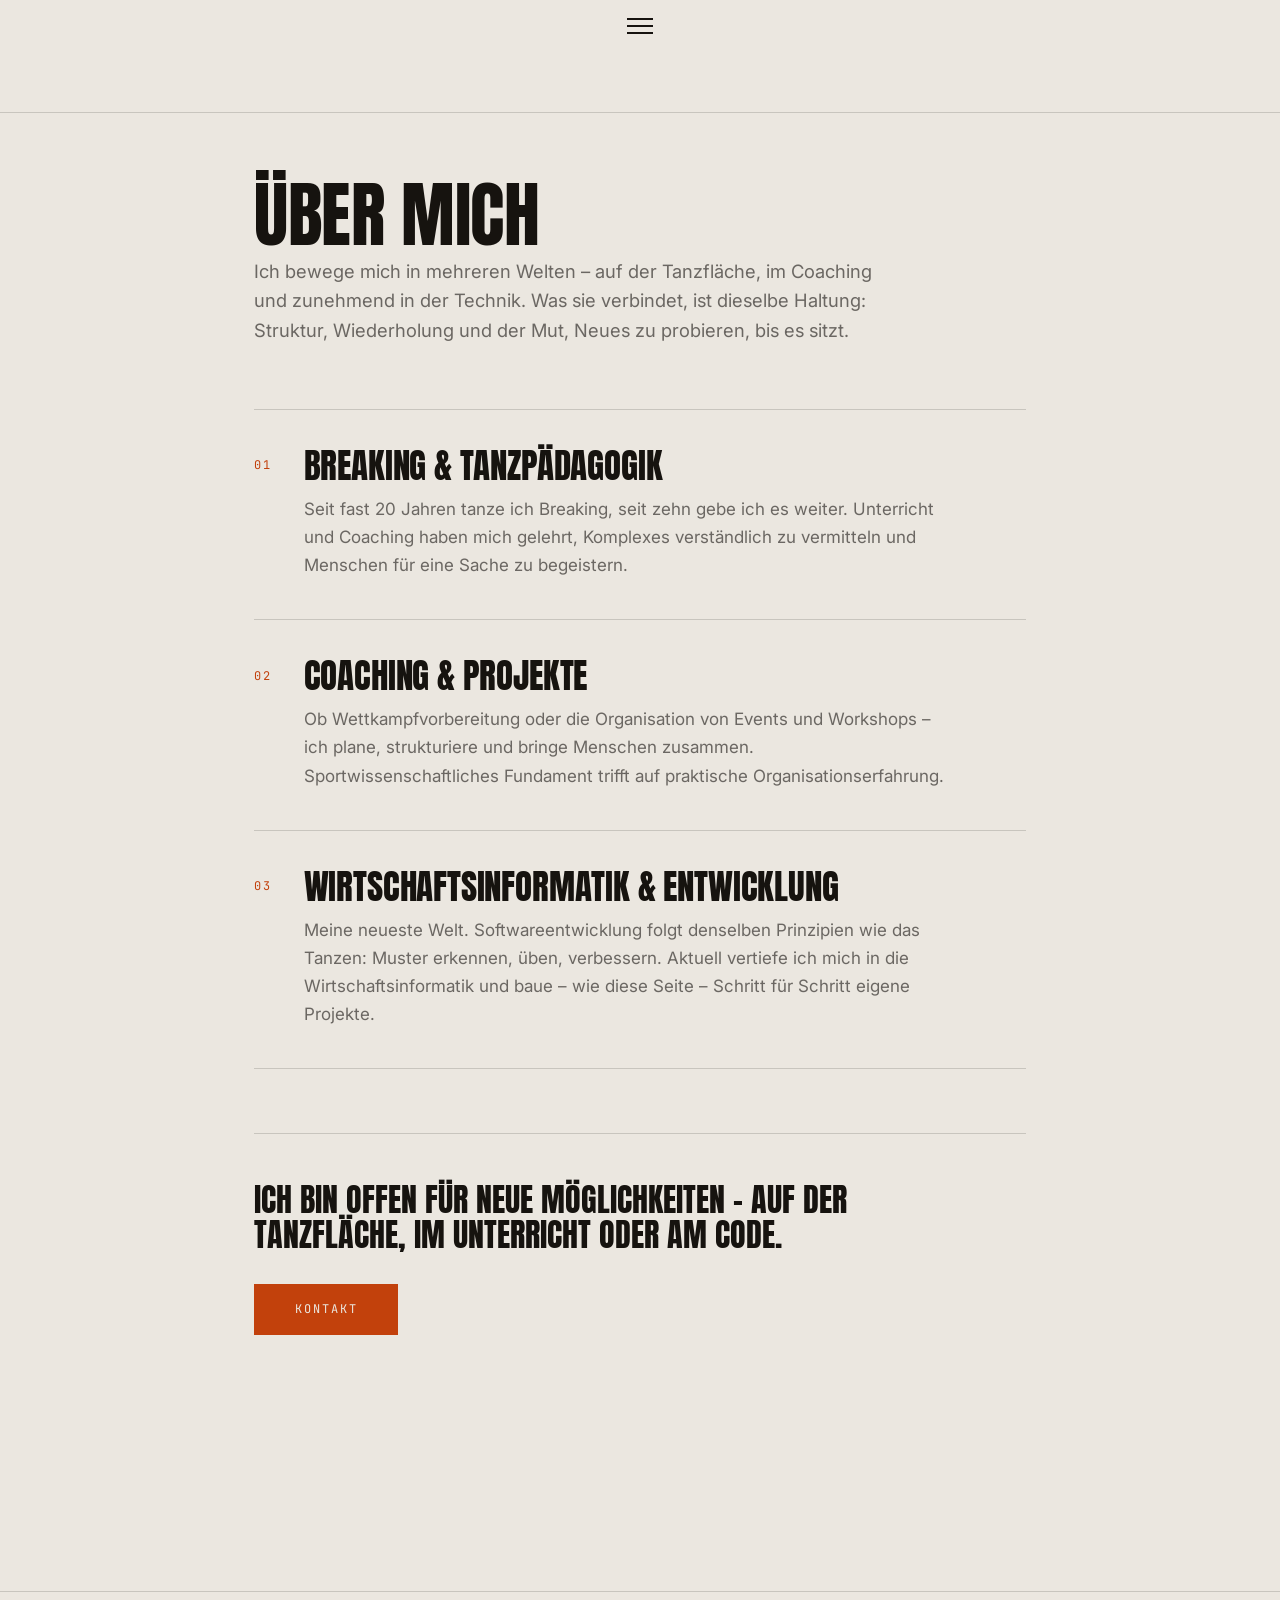
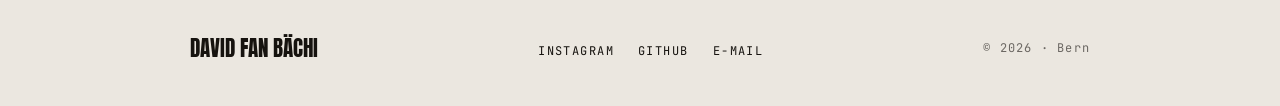
<file: about.html>
<!DOCTYPE html>
<html lang="de">
<head>
    <meta charset="UTF-8">
    <meta name="viewport" content="width=device-width, initial-scale=1.0">
    <link href="./resources/css/index.css" type="text/css" rel="stylesheet">
    <link rel="preconnect" href="https://fonts.googleapis.com">
    <link rel="preconnect" href="https://fonts.gstatic.com" crossorigin>
   <link href="https://fonts.googleapis.com/css2?family=Anton&family=Inter:wght@400;500;600;700&family=JetBrains+Mono:wght@400;500;700&display=swap" rel="stylesheet">
    <title>Meine Vision und Ziele</title>
</head>
<body> 
   <div class="about">
    <h1>Über mich</h1>
    <p class="about-intro">Ich bewege mich in mehreren Welten – auf der Tanzfläche, im Coaching und zunehmend in der Technik. Was sie verbindet, ist dieselbe Haltung: Struktur, Wiederholung und der Mut, Neues zu probieren, bis es sitzt.</p>

    <div class="fields">
        <article class="field">
            <span class="field-number">01</span>
            <div class="field-body">
                <h2>Breaking & Tanzpädagogik</h2>
                <p>Seit fast 20 Jahren tanze ich Breaking, seit zehn gebe ich es weiter. Unterricht und Coaching haben mich gelehrt, Komplexes verständlich zu vermitteln und Menschen für eine Sache zu begeistern.</p>
            </div>
        </article>

        <article class="field">
            <span class="field-number">02</span>
            <div class="field-body">
                <h2>Coaching & Projekte</h2>
                <p>Ob Wettkampfvorbereitung oder die Organisation von Events und Workshops – ich plane, strukturiere und bringe Menschen zusammen. Sportwissenschaftliches Fundament trifft auf praktische Organisationserfahrung.</p>
            </div>
        </article>

        <article class="field">
            <span class="field-number">03</span>
            <div class="field-body">
                <h2>Wirtschaftsinformatik & Entwicklung</h2>
                <p>Meine neueste Welt. Softwareentwicklung folgt denselben Prinzipien wie das Tanzen: Muster erkennen, üben, verbessern. Aktuell vertiefe ich mich in die Wirtschaftsinformatik und baue – wie diese Seite – Schritt für Schritt eigene Projekte.</p>
            </div>
        </article>
    </div>

    <div class="about-cta">
        <p>Ich bin offen für neue Möglichkeiten – auf der Tanzfläche, im Unterricht oder am Code.</p>
        <a href="contact.html" class="cta-button">Kontakt</a>
    </div>
</div>
    <script src="resources/js/layout.js"></script>  
    <script src="resources/js/nav.js"></script>
</body>
</html>
</file>
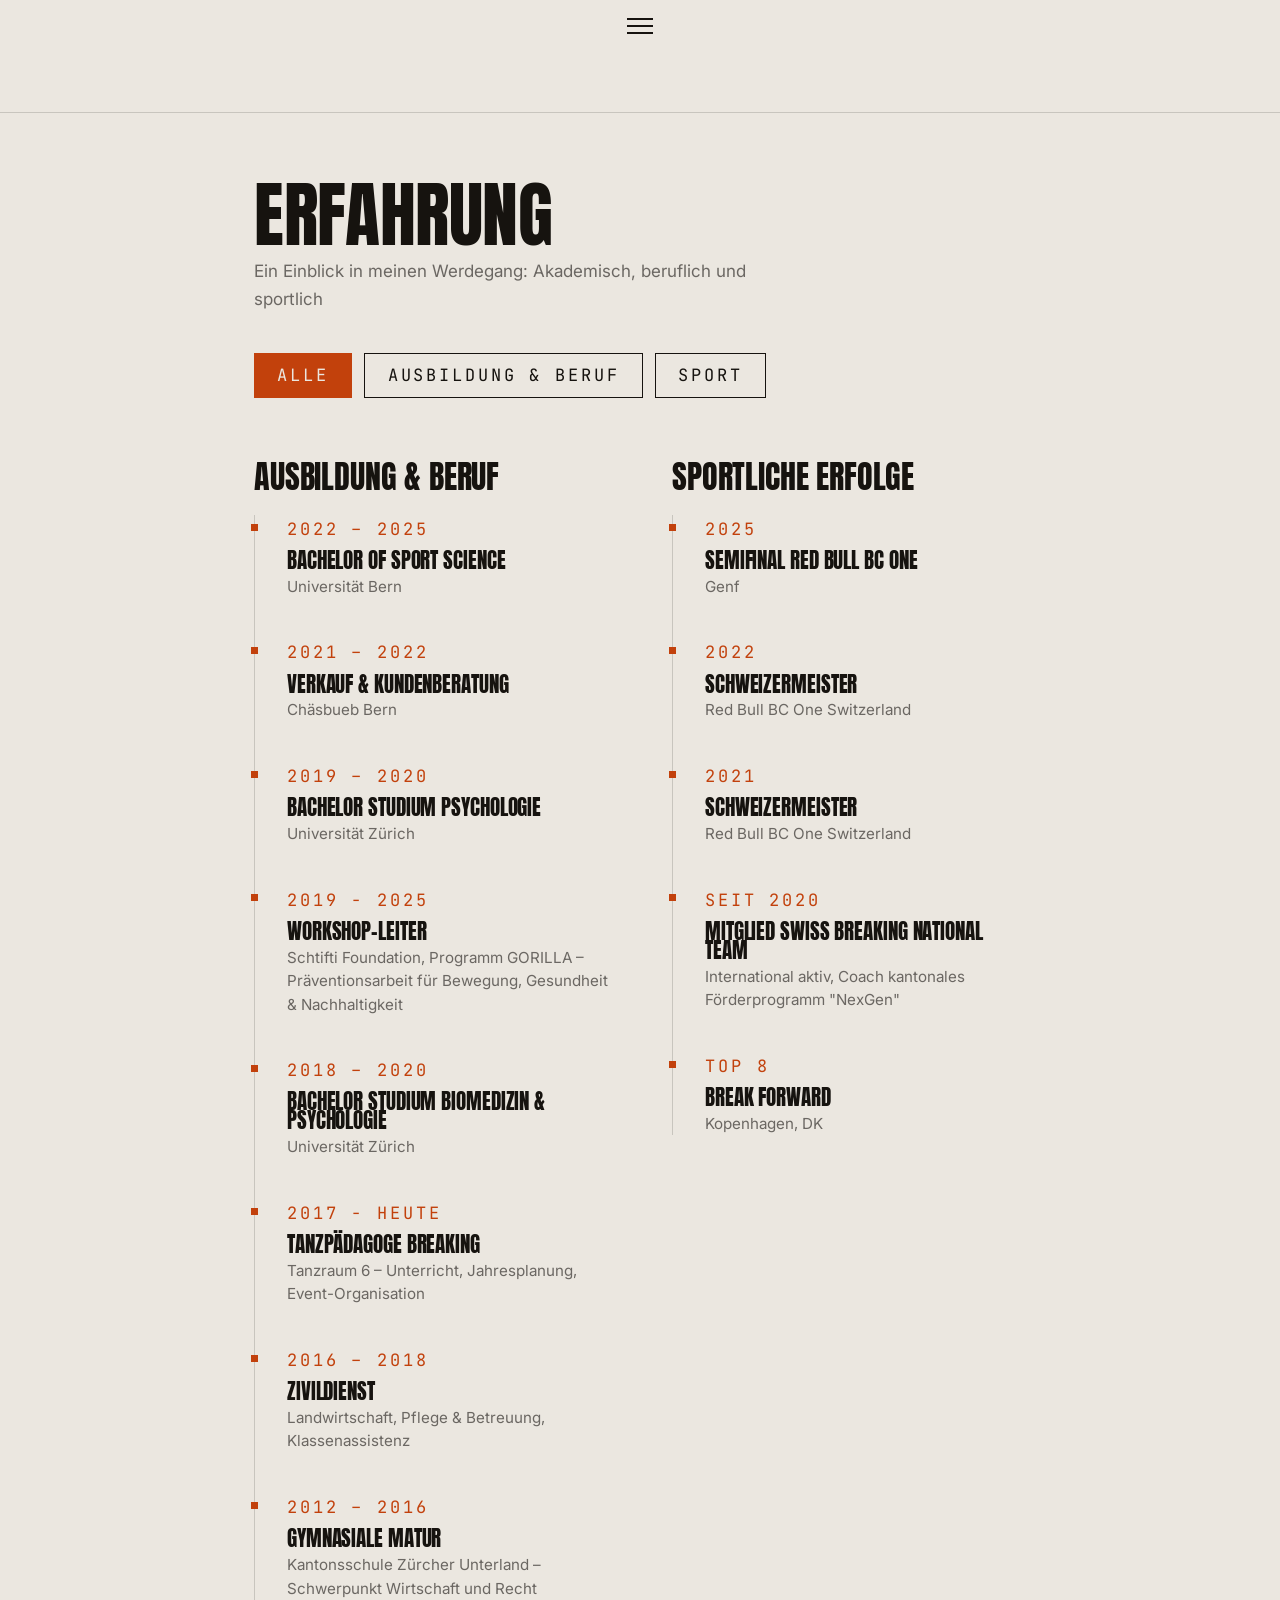
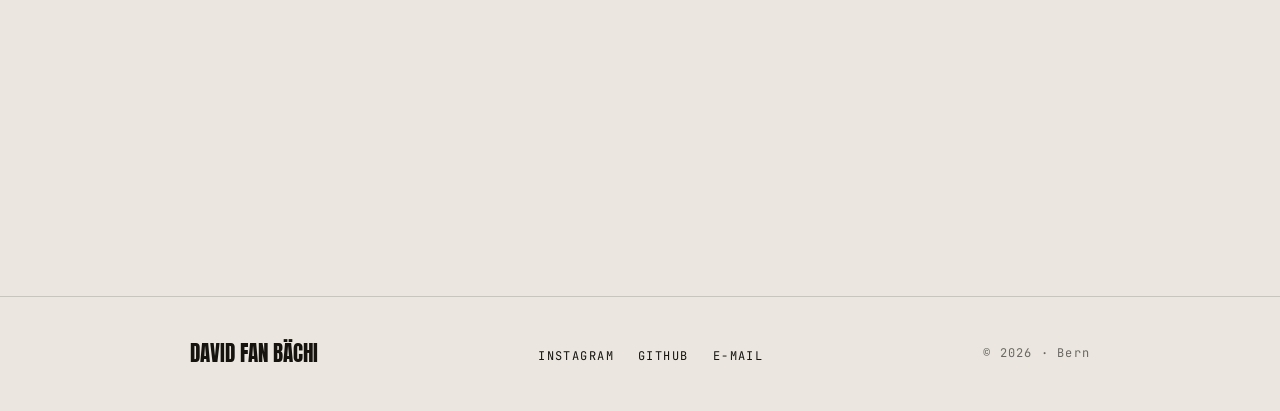
<file: experience.html>
<!DOCTYPE html>
<html lang="de">
<head>
    <meta charset="UTF-8">
    <meta name="viewport" content="width=device-width, initial-scale=1.0">
    <link href="./resources/css/index.css" type="text/css" rel="stylesheet">
    <link rel="preconnect" href="https://fonts.googleapis.com">
    <link rel="preconnect" href="https://fonts.gstatic.com" crossorigin>
    <link href="https://fonts.googleapis.com/css2?family=Anton&family=Inter:wght@400;500;600;700&family=JetBrains+Mono:wght@400;500;700&display=swap" rel="stylesheet">
    <title>Erfahrung</title>
</head>
<body>
    <div class="experience">
        <h1>Erfahrung</h1>
        <p>Ein Einblick in meinen Werdegang: Akademisch, beruflich und sportlich</p>

        <!--Filter Buttons-->
        <div class="timeline-filters">
            <button class="filter-btn active" data-filter="all">Alle</button>
            <button class="filter-btn" data-filter="career">Ausbildung & Beruf</button>
            <button class="filter-btn" data-filter="sport">Sport</button>
        </div>

        <div class="timeline-groups-wrapper">

        <!--Ausbildung & Beruf Timeline -->
        <div class="timeline-group" data-category="career">
        <h2>Ausbildung & Beruf</h2>
        <div class="timeline">
            <div class="timeline-item">
                <div class="timeline-dot"></div>
                <div class="timeline-content">
                    <span class="timeline-year">2022 – 2025</span>
                    <h3>Bachelor of Sport Science</h3>
                    <p>Universität Bern</p>
                </div>
            </div>
            <div class="timeline-item">
                <div class="timeline-dot"></div>
                <div class="timeline-content">
                    <span class="timeline-year">2021 – 2022</span>
                    <h3>Verkauf & Kundenberatung</h3>
                    <p>Chäsbueb Bern</p>
                </div>
            </div>
            <div class="timeline-item">
                <div class="timeline-dot"></div>
                <div class="timeline-content">
                    <span class="timeline-year">2019 – 2020</span>
                    <h3>Bachelor Studium Psychologie</h3>
                    <p>Universität Zürich</p>
                </div>
            </div>
            <div class="timeline-item">
                <div class="timeline-dot"></div>
                <div class="timeline-content">
                    <span class="timeline-year">2019 - 2025</span>
                    <h3>Workshop-Leiter</h3>
                    <p>Schtifti Foundation, Programm GORILLA – Präventionsarbeit für Bewegung, Gesundheit & Nachhaltigkeit</p>
                </div>
            </div>
            <div class="timeline-item">
                <div class="timeline-dot"></div>
                <div class="timeline-content">
                    <span class="timeline-year">2018 – 2020</span>
                    <h3>Bachelor Studium Biomedizin & Psychologie</h3>
                    <p>Universität Zürich</p>
                </div>
            </div>
            <div class="timeline-item">
                <div class="timeline-dot"></div>
                <div class="timeline-content">
                    <span class="timeline-year">2017 - heute</span>
                    <h3>Tanzpädagoge Breaking</h3>
                    <p>Tanzraum 6 – Unterricht, Jahresplanung, Event-Organisation</p>
                </div>
            </div>
            <div class="timeline-item">
                <div class="timeline-dot"></div>
                <div class="timeline-content">
                    <span class="timeline-year">2016 – 2018</span>
                    <h3>Zivildienst</h3>
                    <p>Landwirtschaft, Pflege & Betreuung, Klassenassistenz</p>
                </div>
            </div>
            <div class="timeline-item">
                <div class="timeline-dot"></div>
                <div class="timeline-content">
                    <span class="timeline-year">2012 – 2016</span>
                    <h3>Gymnasiale Matur</h3>
                    <p>Kantonsschule Zürcher Unterland – Schwerpunkt Wirtschaft und Recht</p>
                </div>
            </div>
        </div>
    </div>

    <!-- Sport Timeline -->
    <div class="timeline-group" data-category="sport">
        <h2>Sportliche Erfolge</h2>
        <div class="timeline">
            <div class="timeline-item">
                <div class="timeline-dot"></div>
                <div class="timeline-content">
                    <span class="timeline-year">2025</span>
                    <h3>Semifinal Red Bull BC One</h3>
                    <p>Genf</p>
                </div>
            </div>
            <div class="timeline-item">
                <div class="timeline-dot"></div>
                <div class="timeline-content">
                    <span class="timeline-year">2022</span>
                    <h3>Schweizermeister</h3>
                    <p>Red Bull BC One Switzerland</p>
                </div>
            </div>
            <div class="timeline-item">
                <div class="timeline-dot"></div>
                <div class="timeline-content">
                    <span class="timeline-year">2021</span>
                    <h3>Schweizermeister</h3>
                    <p>Red Bull BC One Switzerland</p>
                </div>
            </div>
            <div class="timeline-item">
                <div class="timeline-dot"></div>
                <div class="timeline-content">
                    <span class="timeline-year">seit 2020</span>
                    <h3>Mitglied Swiss Breaking National Team</h3>
                    <p>International aktiv, Coach kantonales Förderprogramm "NexGen"</p>
                </div>
            </div>
            <div class="timeline-item">
                <div class="timeline-dot"></div>
                <div class="timeline-content">
                    <span class="timeline-year">Top 8</span>
                    <h3>Break Forward</h3>
                    <p>Kopenhagen, DK</p>
                </div>
            </div>
        </div>
    </div>
    </div>
</div>

<script src="resources/js/experience.js"></script>
<script src="resources/js/layout.js"></script>
<script src="resources/js/nav.js"></script>
</body>
</html>
</file>
<file: resources/css/index.css>
:root {

  /* Farben */
  --bg:       #ebe7e0;
  --bg-deep:  #e1dcd2;
  --ink:      #16130f;
  --ink-soft: rgba(22, 19, 15, 0.6);
  --accent:   #c2410c;
  --line:     rgba(22, 19, 15, 0.16);

  /* Schriften */
  --font-display: 'Anton', sans-serif;
  --font-body:    'Inter', sans-serif;
  --font-mono:    'JetBrains Mono', monospace;

  /* Typo-Skala */
  --step-hero: clamp(3rem, 11vw, 7.5rem);
  --step-xl:   clamp(2.5rem, 7vw, 4.5rem);
  --step-l:    clamp(1.5rem, 3vw, 2rem);
  --step-m:    1.0625rem;
  --step-s:   0.75rem;

  /* Layout */
  --content-width:  900px;
  --page-width:  1200px;
  --intro-quote-width: 550px;
  --portrait-width: 1000px;
  --section-gap: clamp(4rem, 10vw, 8rem);
  --gutter:      clamp(1.5rem, 5vw, 4rem);
  --nav-height: 3.4rem;
}

*, *::before, *::after {
  box-sizing: border-box;
}

html {
  font-size: 16px;
}

body {
  margin: 0;
  padding-top: var(--nav-height);
  background-color: var(--bg);
  color: var(--ink);
  font-family: var(--font-body);
  font-size: var(--step-m);
  line-height: 1.65;
  -webkit-font-smoothing: antialiased;
}

h1, h2, h3 {
  font-family: var(--font-display);
  font-weight: 400;
  text-transform: uppercase;
  line-height: 0.92;
  letter-spacing: -0.005em;
  margin: 0 0 1rem;
}

h1 { font-size: var(--step-xl); }
h2 { font-size: var(--step-l); }
h3 { font-size: 1.4rem;} 

.timeline-year,
.splash-hint,
.form-group label,
.filter-btn,
.contact-form button {
  font-family: var(--font-mono);
  font-size: var(--steps-s);
  letter-spacing: 0.18rem;
  text-transform: uppercase;
}

body.intro {
  overflow: hidden;
}

.navbar,
.portrait,
.video-section,
.experience,
.goals,
.contact {
  opacity: 1;
  transition: opacity 0.8s ease;
}

body.intro .navbar,
body.intro .portrait,
body.intro .video-section,
body.intro .experience,
body.intro .goals,
body.intro .contact
body.intro .footer {
  opacity: 0;
  pointer-events: none;
}

body.intro .quote-section {
  position: fixed;
  inset: 0;
  display: flex;
  flex-direction: column;
  align-items: center;
  justify-content: center;
  background-color: var(--bg);
  cursor: pointer;
  z-index: 2000;
}

.quote {
  font-family: var(--font-body);
  font-weight: 500;
  font-size: clamp(1.15rem, 2.6vw, 1.6rem);
  line-height: 1.4;
  letter-spacing: -0.01em;
  margin: 0;
}

.quote::before {
  content: "";
  display: block;
  width: 3rem;
  height: 3px;
  background-color: var(--accent);
  margin: 0 auto 2.5rem;
}

.quote-section {
  max-width: 700px;
  margin: 0 auto;
  padding: 4rem 2rem 2rem;
  text-align: center;
  opacity: 1;
  transition: opacity 0.8s ease, transform 0.8s ease;
}

body.intro.fading .quote-section {
  opacity: 0;
  transform: scale(0.95);
}

body:not(.intro) .quote-section {
  display: none;
}

img {
  max-width: 100%;
  display: block;
}

.navbar {
  display: flex;
  flex-direction: column;
  align-items: center;
  padding: 0.4rem 0;
  background-color: var(--bg);
  border-bottom: 1px solid var(--line);
  position: fixed;
  z-index: 1000;
  top: 0;
  left: 0;
  width: 100%;
}

.nav-toggle {
  display: flex;
  flex-direction: column;
  justify-content: center;
  align-items: center;
  gap: 5px;
  width: 2.5rem;
  height: 2.5rem;
  padding: 0;
  border: none; 
  background: transparent;
  cursor: pointer; 
}

.nav-toggle-bar {
  width: 26px;
  height: 2px;
  background-color: var(--ink);
  transition: transform 0.3s ease, opacity 0.3s ease;
}

.nav-toggle:hover .nav-toggle-bar {
  background-color: var(--accent);
}

/* Burger wird beim Öffnen zum X */
.navbar.open .nav-toggle-bar:nth-child(1) { transform: translateY(7px) rotate(45deg); }
.navbar.open .nav-toggle-bar:nth-child(2) { opacity: 0; }
.navbar.open .nav-toggle-bar:nth-child(3) { transform: translateY(-7px) rotate(-45deg); }



.navbar .nav-links {
  display: flex;
  gap: 2.5rem;
  list-style: none;
  margin: 1.25rem 0 0.25rem;
  padding: 0;
  font-family: var(--font-display);
  font-size: 1.35rem;
  text-transform: uppercase;
  letter-spacing: 0.01em;
  opacity: 0;
  visibility: hidden;
  transform: translateY(-8px);
  transition: opacity 0.3s ease, transform 0.3s ease, visibility 0.3s;
}

.navbar.open .nav-links {
  opacity: 1;
  visibility: visible;
  transform: translateY(0);
}

.navbar .nav-links a {
  position: relative;
  text-decoration: none;
  color: inherit;
  padding-bottom: 2px;
}

.navbar .nav-links a::after {
  content: "";
  position: absolute;
  left: 0;
  bottom: 0;
  width: 100%;
  height: 2px;
  background-color: var(--accent);
  transform: scaleX(0);
  transform-origin: left;
  transition: transform 0.3s ease;
}

.navbar .nav-links a:hover::after {
  transform: scaleX(1);
}

.splash-hint {
  display: none;
  margin-top: 3rem;
  color: var(--ink-soft);
}

body.intro .splash-hint {
  display: block; 
}

.portrait {
  display: flex;
  align-items: center;
  gap: clamp(2rem, 5vw, 4rem);
  max-width: var(--page-width);
  margin: auto;
  padding: var(--section-gap) var(--gutter) 0;
}

.portrait h2 {             /* <- wichtig */
  font-size: var(--step-hero);
  line-height: 0.86;
  margin-bottom: 2rem;
}

.portrait p {
  max-width: 34rem;
  color: var(--ink-soft);
  margin: 0;
}

.portrait .text-bereich {
  flex: 1.6;
}

.portrait .portrait-bild {
  flex: 1;
  padding-left: 0;
}

.portrait-bild img {
  width: 90%;
  aspect-ratio: 2 / 3;
  object-fit: cover;
  border-radius: 0;
  filter: grayscale(100%) contrast(1.05);
  transition: filter 0.5s ease;
}

.portrait-bild img:hover {
  filter: grayscale(0%) contrast(1);
}

.video-section h2 {
  margin-bottom: 1.5rem;
}

.video-section {
  max-width: var(--content-width);
  margin: var(--section-gap) auto 0;
  padding: 0 var(--gutter);
  text-align: center;
}

.video-wrapper {
  position: relative;
  width: 100%;
  padding-bottom: 56.25%;
  height: 0;
  overflow: hidden;
  border-radius: 0;
  border: 1px solid var(--line);
  box-shadow: none;
}

.video-wrapper iframe {
  position: absolute;
  top: 0;
  left: 0;
  width: 100%;
  height: 100%;
  border: none; 
}

.stats {
  display: grid;
  grid-template-columns: repeat(3, 1fr);
  max-width: var(--content-width);
  margin: var(--section-gap) auto 0;
  border-top: 1px solid var(--line);
  border-bottom: 1px solid var(--line);
}

.stat {
  padding: 2.5rem 1.5rem;
  text-align: center;
  border-right: 1px solid var(--line);
}

.stat:last-child {
  border-right: none;
}

.stat-number {
  display: block;
  font-family: var(--font-display);
  font-size: clamp(3rem, 7vw, 5rem);
  line-height: 0.9;
  color: var(--ink);
}

.stat-unit {
  display: block;
  font-family: var(--font-mono);
  font-size: var(--step-s);
  letter-spacing: 0.18em;
  text-transform: uppercase;
  color: var(--accent);
  margin-top: 0.9rem;
}

.stat-label {
  display: block;
  font-size: 0.9rem;
  color: var(--ink-soft);
  margin-top: 0.4rem;
}

/* Footer */
.footer {
  border-top: 1px solid var(--line);
  margin-top: var(--section-gap);
  padding: 2.5rem var(--gutter);
}

.footer-inner {
  max-width: var(--content-width);
  margin: 0 auto;
  display: flex;
  justify-content: space-between;
  align-items: center;
  gap: 1.5rem;
  flex-wrap: wrap;
}

.footer-name {
  font-family: var(--font-display);
  font-size: 1.3rem;
  text-transform: uppercase;
}

.footer-links {
  display: flex;
  gap: 1.5rem;
  list-style: none;
  margin: 0;
  padding: 0;
}

.footer-links a {
  font-family: var(--font-mono);
  font-size: var(--step-s);
  letter-spacing: 0.12em;
  text-transform: uppercase;
  text-decoration: none;
  color: var(--ink);
  transition: color 0.25s ease;
}

.footer-links a:hover {
  color: var(--accent);
}

.footer-copy {
  font-family: var(--font-mono);
  font-size: var(--step-s);
  letter-spacing: 0.1em;
  color: var(--ink-soft);
}

/* Andere HTML-Files */

.experience,
.goals,
.contact {
  max-width: var(--content-width);
  margin: 0 auto;
  padding: var(--section-gap) var(--gutter);
  text-align: left;
}

.experience > p,
.goals > p {
  color: var(--ink-soft);
  max-width: 34rem;
  margin-top: -0.5rem;
}

.goals ul {
  list-style: none;
  padding: 0;
  margin: 3rem 0 0;
  counter-reset: goal;
}

.goals li {
  counter-increment: goal;
  display: flex;
  gap: 1.5rem;
  align-items: baseline;
  padding: 1.5rem 0;
  border-top: 1px solid var(--line);
  font-family: var(--font-display);
  font-size: var(--step-l);
  text-transform: uppercase;
  line-height: 1;
}

.goals li::before {
  content: counter(goal, decimal-leading-zero);
  font-family: var(--font-mono);
  font-size: var(--steps-s);
  letter-spacing: 0.15em;
  color: var(--accent);
  flex-shrink: 0;
}

.goals li:last-child {
  border-bottom: 1px solid var(--line);
}

.contact-form {
  display: flex;
  flex-direction: column;
  gap: 1.5rem;
  margin-top: 3rem;
  max-width: 38rem;
}

.form-row {
  display: flex;
  gap: 1.5rem;
}

.form-row .form-group {
  flex: 1;
}

.form-group {
  display: flex;
  flex-direction: column;
  gap: 0.5rem;
}

.form-group label {
  color: var(--ink-soft);
}

.form-group input,
.form-group textarea {
  padding: 0.85rem 0;
  border: none;
  border-bottom: 1px solid var(--line);
  border-radius: 0;
  background-color: transparent;
  font-family: var(--font-body);
  font-size: var(--step-m);
  color: var(--ink);
  transition: border-color 0.25s ease;
}

.form-group input::placeholder,
.form-group textarea::placeholder {
  color: rgba(22, 19, 15, 0.3);
}

.form-group input:focus,
.form-group textarea:focus {
  outline: none;
  border-bottom-color: var(--accent);
}

.form-group textarea {
  resize: vertical;
}

.contact-form button {
  align-self: flex-start;
  margin-top: 1rem;
  padding: 0.9rem 2.5rem;
  background-color: var(--accent);
  color: var(--bg);
  border: 1px solid var(--accent);
  border-radius: 0;
  cursor: pointer;
  transition: background-color 0.25s ease, color 0.25s ease;
}

.contact-form button:hover {
  background-color: transparent;
  color: var(--accent);
}

#form-status {
  font-family: var(--font-mono);
  font-size: var(--step-s);
  letter-spacing: 0.1em;
}

:focus-visible {
  outline: 2px solid var(--accent);
  outline-offset: 3px;
}
/* Timeline-filter für experience.html */

.timeline-filters {
  display: flex;
  gap: 0.75rem;
  margin: 2.5rem 0 0;
  flex-wrap: wrap;
}

.filter-btn {
  padding: 0.65rem 1.4rem;
  border: 1px solid var(--ink);
  border-radius: 0;
  background-color: transparent;
  color: var(--ink);
  cursor: pointer;
  transition: background-color 0.3s ease, color 0.3s ease;
}

.filter-btn:hover {
  background-color: var(--bg-deep);
}

.filter-btn.active {
 background-color: var(--accent);
 border-color: var(--accent);
 color: var(--bg);
}

.timeline-group {
  margin-top: 0;
  min-width: 0;
  flex: 1;
}

.timeline-group h2 {
  margin-bottom: 1.5rem;
}

.timeline {
  position: relative;
  padding-left: 2rem;
  border-left: 1px solid var(--line);
}

.timeline-item {
  position: relative;
  margin-bottom: 2.5rem;
  opacity: 0;
  transform: translateX(-16px);
  transition: opacity 0.6s ease, transform 0.6s ease;
}

.timeline-item.visible {
  opacity: 1;
  transform: translateX(0);
}

.timeline-dot {
  position: absolute;
  left: calc(-2rem - 4px);
  top: 0.55rem;
  width: 7px;
  height: 7px;
  background-color: var(--accent);
  border-radius: 0;
  border: none;
}

.timeline-year {
  color: var(--accent);
}

.timeline-content h3 {
  margin: 0.5rem 0 0.3rem;
  font-size: 1.3rem;
}

.timeline-content p {
  margin: 0;
  font-size: 0.95rem;
  color: var(--ink-soft);
  line-height: 1.55;
}

/* Filter-Logik: Gruppen ein-/ausblenden */
.timeline-group.hidden {
  display: none;
}


.timeline-groups-wrapper {
  display: flex;
  gap: clamp(2rem, 5vw, 4rem);
  align-items: flex-start;
  margin-top: 4rem;
}

/* Media Responsiveness */
@media (max-width: 900px) {
  .timeline-groups-wrapper {
    flex-direction: column;
    gap: 4rem;
  }
  .timeline-group {
    width: 100%;
  }
}

/* Über mich */

.about {
  max-width: var(--content-width);
  margin: 0 auto;
  padding: var(--section-gap) var(--gutter);
}

.about-intro {
  max-width: 40rem;
  color: var(--ink-soft);
  font-size: 1.15rem;
  line-height: 1.6;
  margin-top: -0.5rem;
}

.fields {
  margin-top: 4rem;
  counter-reset: field;
}

.field {
  display: flex;
  gap: 2rem;
  padding: 2.5rem 0;
  border-top: 1px solid var(--line);
}

.field:last-child {
  border-bottom: 1px solid var(--line);
}

.field-number {
  font-family: var(--font-mono);
  font-size: var(--step-s);
  letter-spacing: 0.15em;
  color: var(--accent);
  flex-shrink: 0;
  padding-top: 0.4rem;
}

.field-body h2 {
  font-size: clamp(1.5rem, 3vw, 2.2rem);
  margin-bottom: 0.8rem;
}

.field-body p {
  color: var(--ink-soft);
  max-width: 40rem;
  margin: 0;
}

.about-cta {
  margin-top: 4rem;
  padding-top: 3rem;
  border-top: 1px solid var(--line);
}

.about-cta p {
  font-family: var(--font-display);
  font-size: clamp(1.5rem, 3vw, 2rem);
  text-transform: uppercase;
  line-height: 1.1;
  max-width: 20em;
  margin: 0 0 2rem;
}

.cta-button {
  display: inline-block;
  padding: 0.9rem 2.5rem;
  background-color: var(--accent);
  color: var(--bg);
  border: 1px solid var(--accent);
  font-family: var(--font-mono);
  font-size: var(--step-s);
  letter-spacing: 0.16em;
  text-transform: uppercase;
  text-decoration: none;
  transition: background-color 0.25s ease, color 0.25s ease;
}

.cta-button:hover {
  background-color: transparent;
  color: var(--accent);
}

@media (max-width: 768px) {
  .portrait {
    flex-direction: column;
    align-items: stretch;
  }

  .portrait-bild img {
    aspect-ratio: 4 / 5;
  }
  .form-row {
    flex-direction: column;
    gap: 1.5rem;
  }
  .navbar .nav-links {
    flex-direction: row;
    gap: 0.75rem;
    text-align: center;
  }
    .stats {
    grid-template-columns: 1fr;
  }
  .stat {
    border-right: none;
    border-bottom: 1px solid var(--line);
  }
  .stat:last-child {
    border-bottom: none;
  }
   .footer-inner {
    flex-direction: column;
    align-items: flex-start;
    gap: 1rem;
  }
   .field {
    flex-direction: column;
    gap: 0.75rem;
  }
}
</file>
